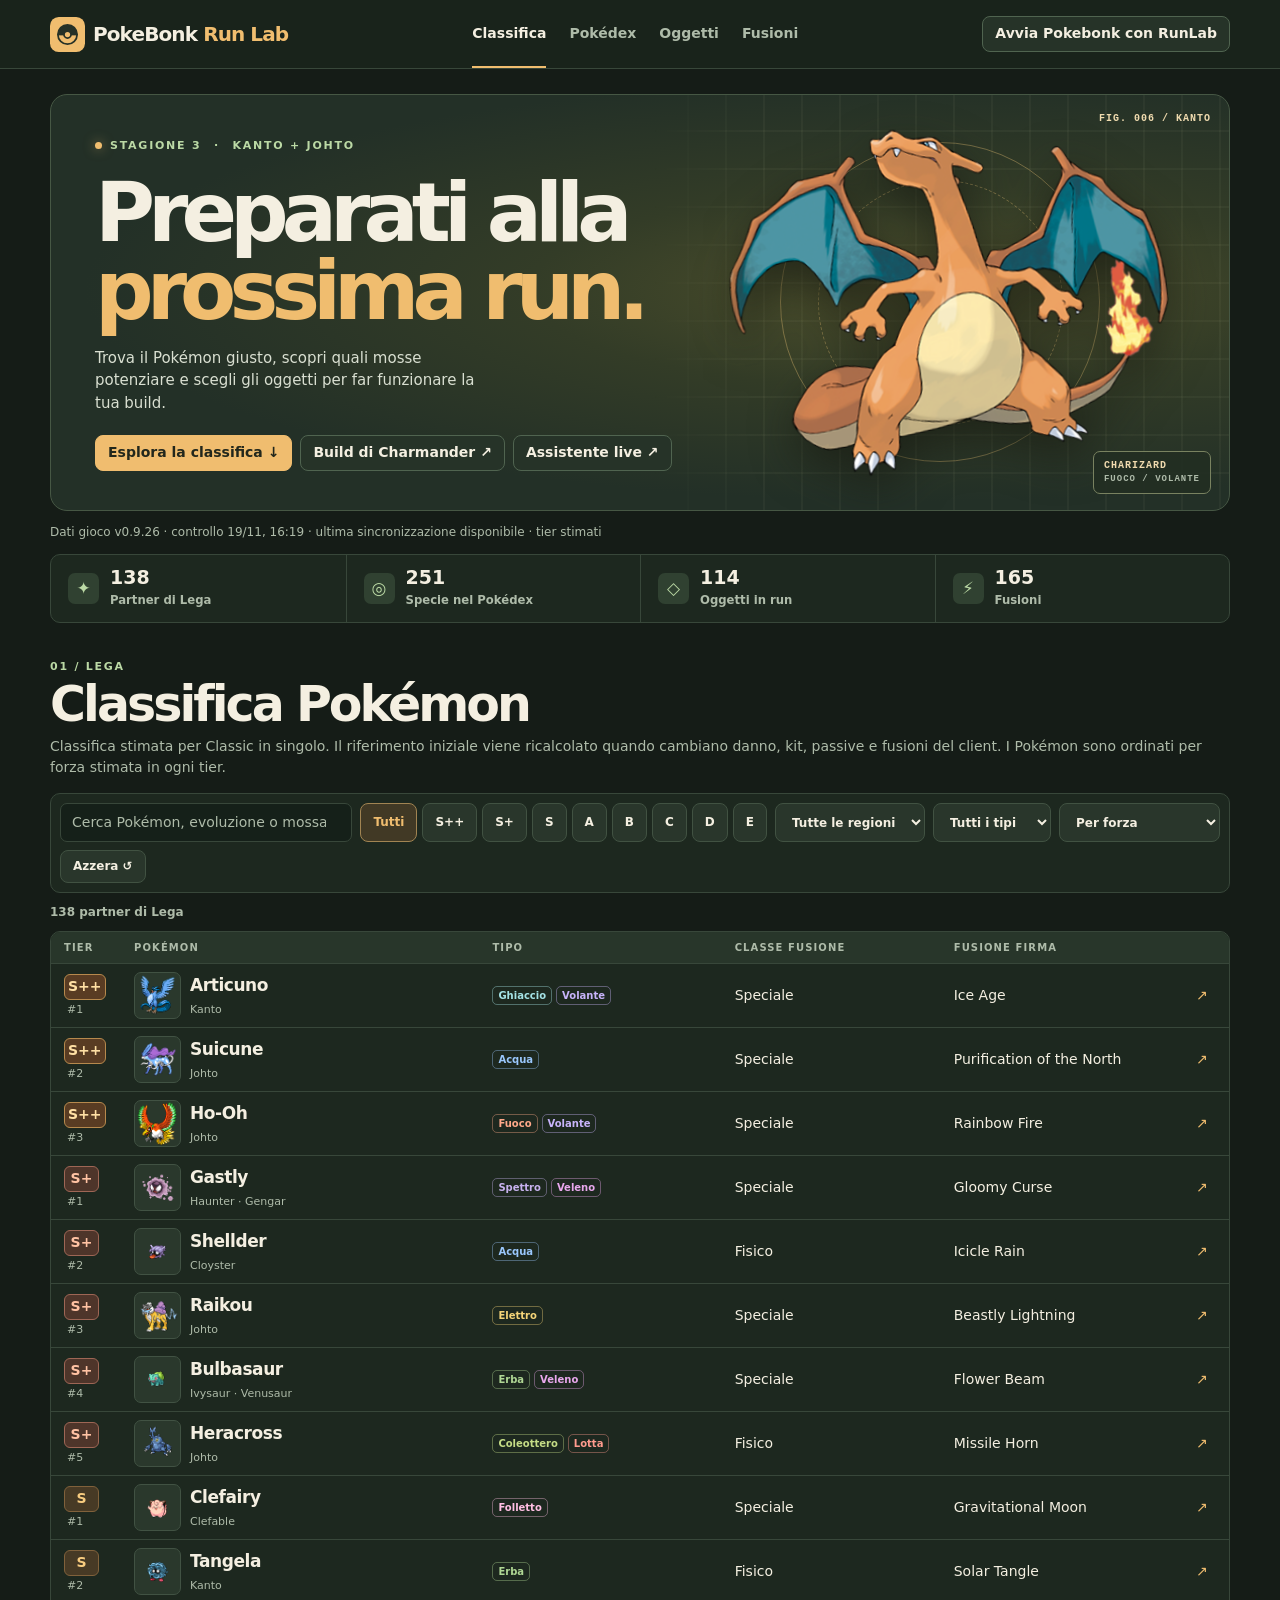
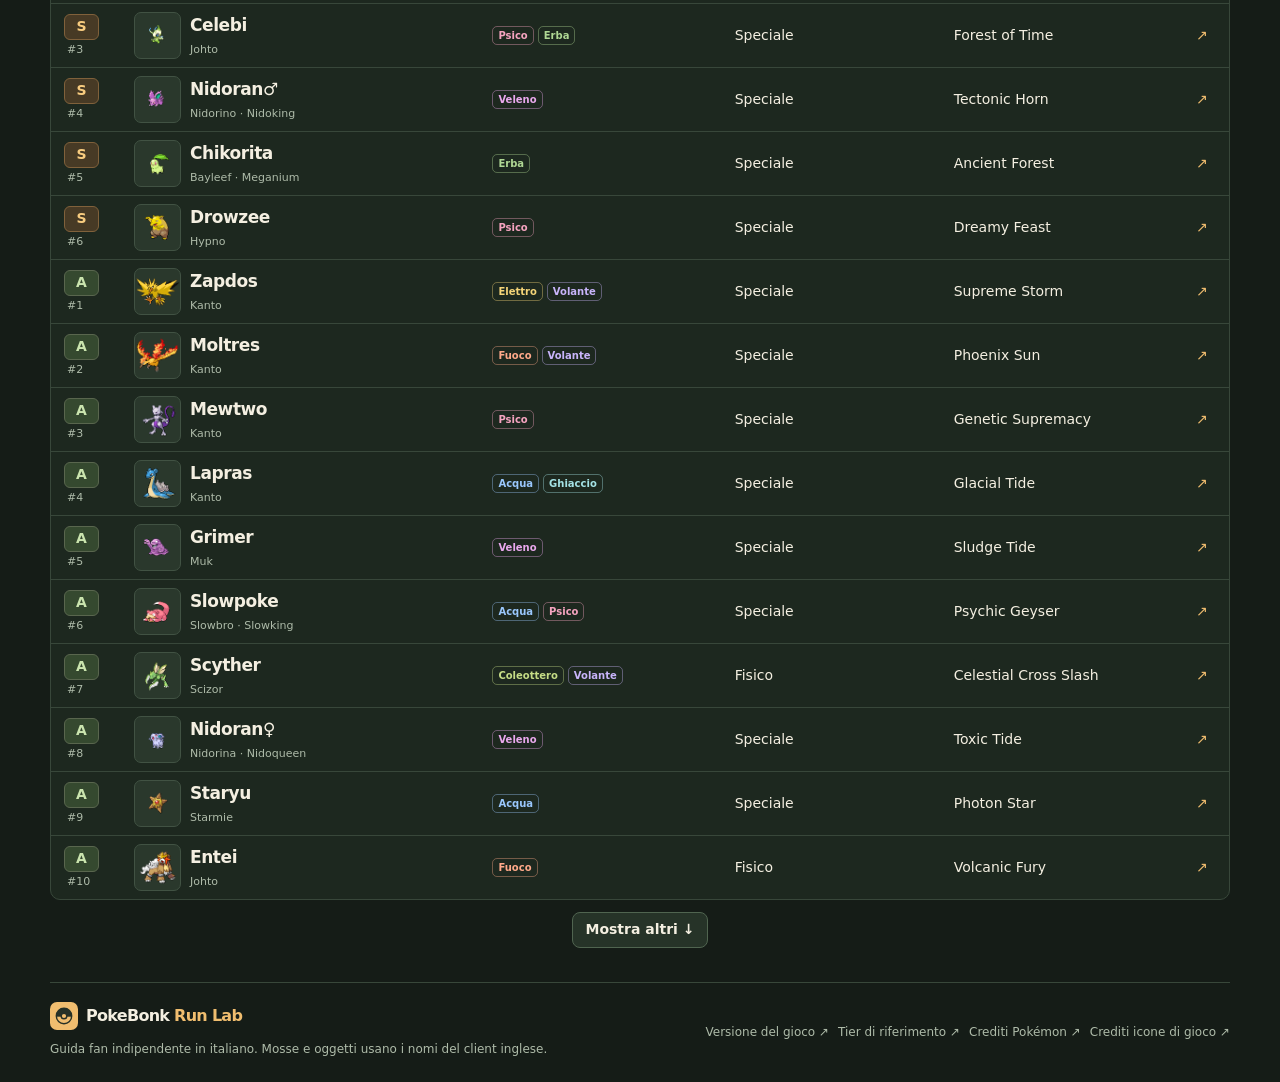
<file: index.html>
<!doctype html>
<html lang="it"><head><meta charset="utf-8"><meta name="viewport" content="width=device-width,initial-scale=1"><meta name="theme-color" content="#161d17"><meta name="description" content="Classifica, Pokédex, build, oggetti e fusioni per la prossima run di PokeBonk."><title>PokeBonk Run Lab</title><link rel="icon" href="mark.svg"><link rel="stylesheet" href="style.css?v=1.6.0"><script defer src="data.js"></script><script defer src="live.js?v=1.6.0"></script><script defer src="build.js?v=1.6.0"></script><script defer src="app.js?v=1.6.0"></script></head>
<body>
<a class="skip" href="#content">Vai al contenuto</a>
<header class="top"><div class="wrap bar"><a class="brand" href="#classifica"><img src="mark.svg" width="35" height="35" alt=""><span>PokeBonk <b>Run Lab</b></span></a><nav aria-label="Navigazione"><a href="#classifica">Classifica</a><a href="#pokedex">Pokédex</a><a href="#oggetti">Oggetti</a><a href="#fusioni">Fusioni</a></nav><a class="play pbrl-launch-game" href="https://pokebonk.com/?lang=en" target="_blank" rel="noopener">Avvia Pokebonk con RunLab</a><a class="play pbrl-launch-setup" href="assistente/#installazione">Avvia Pokebonk con RunLab</a></div></header>
<main class="wrap" id="content">
<section class="hero" id="hero"><div class="hero-copy"><div class="eyebrow signal">STAGIONE 3 <span>·</span> KANTO + JOHTO</div><h1>Preparati alla<br><em>prossima run.</em></h1><p>Trova il Pokémon giusto, scopri quali mosse potenziare e scegli gli oggetti per far funzionare la tua build.</p><div class="buttons"><a class="primary" id="explore" href="#catalogo">Esplora la classifica ↓</a><a class="secondary" href="#pokemon/charmander">Build di Charmander ↗</a><a class="secondary" href="assistente/">Assistente live ↗</a></div></div><div class="hero-art" aria-hidden="true"><i></i><i></i><span class="figure">FIG. 006 / KANTO</span><img src="art/hero.png" width="480" height="480" alt="" fetchpriority="high"><span class="caption">CHARIZARD <small>FUOCO / VOLANTE</small></span></div></section>
<p id="data-status" class="data-status" role="status" aria-live="polite">Controllo aggiornamenti…</p>
<div id="facts" class="facts"></div>
<section id="catalogo" class="catalog"><div class="eyebrow" id="kicker"></div><h2 id="title"></h2><p id="summary"></p><div class="controls" id="controls"></div><div id="count" class="count" aria-live="polite"></div><div id="results"></div><div id="more"></div></section>
<footer><div><a class="brand" href="#classifica"><img src="mark.svg" width="28" height="28" alt=""><span>PokeBonk <b>Run Lab</b></span></a><p>Guida fan indipendente in italiano. Mosse e oggetti usano i nomi del client inglese.</p></div><div><a href="https://pokebonk.com/version.json">Versione del gioco ↗</a><a href="https://pokebonk.co/tier-list">Tier di riferimento ↗</a><a href="https://github.com/PokeAPI/sprites">Crediti Pokémon ↗</a><a href="https://pokebonk.com/legal">Crediti icone di gioco ↗</a></div></footer>
</main><dialog id="detail" aria-labelledby="detail-title"></dialog><noscript><p class="wrap">Attiva JavaScript per aprire le schede e usare i filtri.</p></noscript></body></html>
</file>
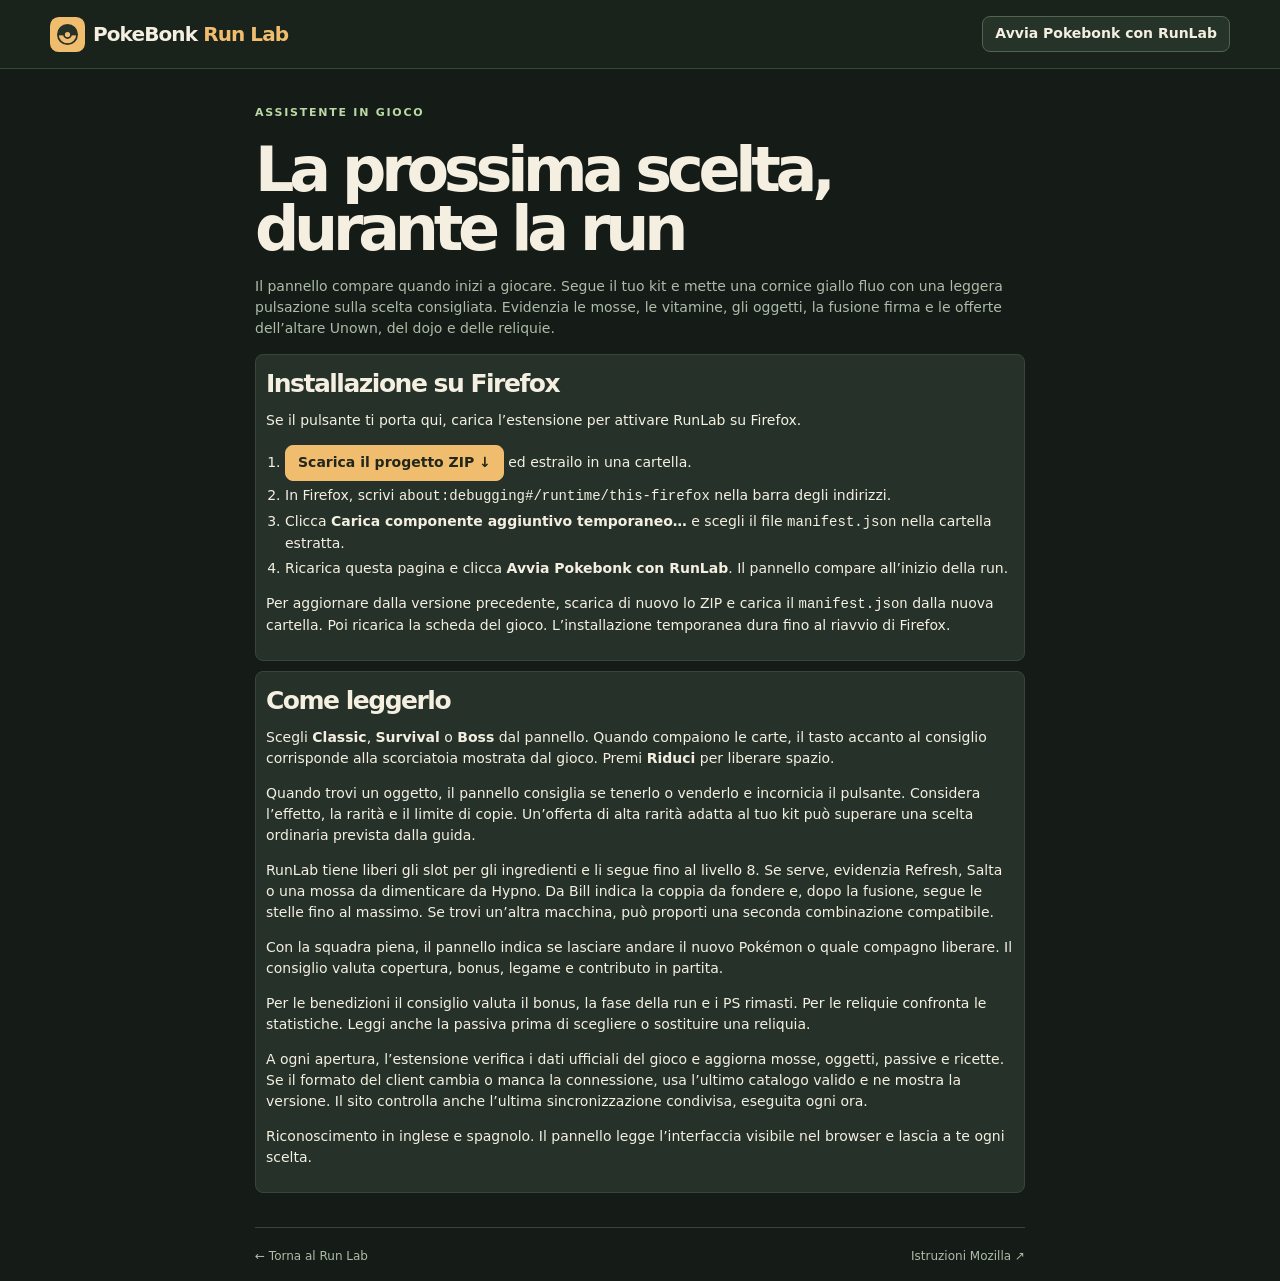
<file: assistente/index.html>
<!doctype html>
<html lang="it">
<head>
<meta charset="utf-8">
<meta name="viewport" content="width=device-width, initial-scale=1">
<meta name="theme-color" content="#161d17">
<title>Assistente live · PokeBonk Run Lab</title>
<link rel="icon" href="../mark.svg">
<link rel="stylesheet" href="../style.css?v=1.6.0">
</head>
<body>
<header class="top"><div class="wrap bar"><a class="brand" href="../"><img src="../mark.svg" width="35" height="35" alt=""><span>PokeBonk <b>Run Lab</b></span></a><a class="play pbrl-launch-game" href="https://pokebonk.com/?lang=en" target="_blank" rel="noopener">Avvia Pokebonk con RunLab</a><a class="play pbrl-launch-setup" href="#installazione">Avvia Pokebonk con RunLab</a></div></header>
<main class="wrap catalog" style="max-width:770px">
  <div class="eyebrow">ASSISTENTE IN GIOCO</div>
  <h1 style="font-size:clamp(38px,7vw,62px)">La prossima scelta, durante la run</h1>
  <p>Il pannello compare quando inizi a giocare. Segue il tuo kit e mette una cornice giallo fluo con una leggera pulsazione sulla scelta consigliata. Evidenzia le mosse, le vitamine, gli oggetti, la fusione firma e le offerte dell’altare Unown, del dojo e delle reliquie.</p>
  <section class="box" id="installazione">
    <h2 style="font-size:25px">Installazione su Firefox</h2>
    <p>Se il pulsante ti porta qui, carica l’estensione per attivare RunLab su Firefox.</p>
    <ol>
      <li><a class="primary" href="https://github.com/Killumy/pokebonk-run-lab/archive/refs/heads/main.zip">Scarica il progetto ZIP ↓</a> ed estrailo in una cartella.</li>
      <li>In Firefox, scrivi <code>about:debugging#/runtime/this-firefox</code> nella barra degli indirizzi.</li>
      <li>Clicca <strong>Carica componente aggiuntivo temporaneo…</strong> e scegli il file <code>manifest.json</code> nella cartella estratta.</li>
      <li>Ricarica questa pagina e clicca <strong>Avvia Pokebonk con RunLab</strong>. Il pannello compare all’inizio della run.</li>
    </ol>
    <p>Per aggiornare dalla versione precedente, scarica di nuovo lo ZIP e carica il <code>manifest.json</code> dalla nuova cartella. Poi ricarica la scheda del gioco. L’installazione temporanea dura fino al riavvio di Firefox.</p>
  </section>
  <section class="box" style="margin-top:10px">
    <h2 style="font-size:25px">Come leggerlo</h2>
    <p>Scegli <strong>Classic</strong>, <strong>Survival</strong> o <strong>Boss</strong> dal pannello. Quando compaiono le carte, il tasto accanto al consiglio corrisponde alla scorciatoia mostrata dal gioco. Premi <strong>Riduci</strong> per liberare spazio.</p>
    <p>Quando trovi un oggetto, il pannello consiglia se tenerlo o venderlo e incornicia il pulsante. Considera l’effetto, la rarità e il limite di copie. Un’offerta di alta rarità adatta al tuo kit può superare una scelta ordinaria prevista dalla guida.</p>
    <p>RunLab tiene liberi gli slot per gli ingredienti e li segue fino al livello 8. Se serve, evidenzia Refresh, Salta o una mossa da dimenticare da Hypno. Da Bill indica la coppia da fondere e, dopo la fusione, segue le stelle fino al massimo. Se trovi un’altra macchina, può proporti una seconda combinazione compatibile.</p>
    <p>Con la squadra piena, il pannello indica se lasciare andare il nuovo Pokémon o quale compagno liberare. Il consiglio valuta copertura, bonus, legame e contributo in partita.</p>
    <p>Per le benedizioni il consiglio valuta il bonus, la fase della run e i PS rimasti. Per le reliquie confronta le statistiche. Leggi anche la passiva prima di scegliere o sostituire una reliquia.</p>
    <p>A ogni apertura, l’estensione verifica i dati ufficiali del gioco e aggiorna mosse, oggetti, passive e ricette. Se il formato del client cambia o manca la connessione, usa l’ultimo catalogo valido e ne mostra la versione. Il sito controlla anche l’ultima sincronizzazione condivisa, eseguita ogni ora.</p>
    <p>Riconoscimento in inglese e spagnolo. Il pannello legge l’interfaccia visibile nel browser e lascia a te ogni scelta.</p>
  </section>
  <footer><a href="../">← Torna al Run Lab</a><a href="https://extensionworkshop.com/documentation/develop/temporary-installation-in-firefox/">Istruzioni Mozilla ↗</a></footer>
</main>
</body>
</html>
</file>
<file: style.css>
:root{color-scheme:dark;--bg:#151c17;--panel:#1d281f;--edge:#38473a;--text:#f4efe1;--muted:#aebba9;--gold:#f0bd6f;--green:#bbd9a5}*{box-sizing:border-box}html{scroll-behavior:smooth}body{margin:0;background:var(--bg);color:var(--text);font:14px/1.5 system-ui,sans-serif}a{color:inherit;text-decoration:none}button,input,select{font:inherit}button,select{cursor:pointer}img{display:block;max-width:100%}[hidden]{display:none!important}:focus-visible{outline:2px solid var(--gold);outline-offset:3px}.wrap{width:min(1180px,calc(100% - 70px));margin:auto}.skip{position:fixed;z-index:4;top:5px;left:10px;transform:translateY(-150%);background:var(--gold);color:#20261d;padding:8px}.skip:focus{transform:none}
.top{border-bottom:1px solid var(--edge);background:#19231b}.bar{min-height:68px;display:flex;align-items:center;justify-content:space-between;gap:16px}.brand{display:inline-flex;align-items:center;gap:8px;font-weight:800;font-size:20px;letter-spacing:-.045em;white-space:nowrap}.brand b{color:var(--gold)}nav{display:flex;align-self:stretch;gap:23px}nav a{display:flex;align-items:center;font-weight:700;color:var(--muted);border-bottom:2px solid transparent;padding:8px 0}nav a[aria-current],nav a:hover{color:var(--text);border-color:var(--gold)}.play,.secondary,.primary,.pill,.filters,button.more{display:inline-flex;align-items:center;justify-content:center;gap:7px;padding:8px 12px;border:1px solid #506450;border-radius:8px;background:#263328;color:var(--text);font-weight:700;line-height:1.25}.play{white-space:nowrap}.primary{background:var(--gold);border-color:var(--gold);color:#22271c}.primary:hover{background:#ffd48f}.secondary:hover,.play:hover,button.more:hover{background:#374a37}
.hero{margin-top:25px;display:grid;grid-template-columns:1.06fr .94fr;min-height:390px;position:relative;isolation:isolate;border:1px solid #465744;border-radius:17px;overflow:hidden;background:radial-gradient(ellipse at 74% 47%,#4e502c 0%,#333c27 32%,#233027 68%)}.hero-copy{padding:44px 0 39px 44px;position:relative;z-index:1}.eyebrow{font:800 11px/1.3 system-ui,sans-serif;letter-spacing:.16em;color:var(--green)}.eyebrow span{margin:0 7px}.signal::before{content:"";width:7px;height:7px;display:inline-block;background:var(--gold);border-radius:50%;margin-right:8px;box-shadow:0 0 12px #f0bd6f90}h1{font-size:clamp(48px,6.4vw,86px);line-height:.95;letter-spacing:-.085em;margin:21px 0 17px}h1 em{font-style:normal;color:var(--gold)}.hero p{color:#d9dfd1;font-size:15px;max-width:390px;margin:0 0 21px}.buttons{display:flex;gap:8px;flex-wrap:wrap}.hero-art{position:relative;display:grid;place-items:center;margin-left:-24px;isolation:isolate;background:repeating-linear-gradient(0deg,transparent 0 36px,#d4d7a518 37px,transparent 38px),repeating-linear-gradient(90deg,transparent 0 36px,#d4d7a518 37px,transparent 38px);mask-image:linear-gradient(90deg,transparent,black 18%)}.hero-art img{position:absolute;width:min(100%,480px);height:auto;transform:rotate(-6deg) translate(2%,-1%);filter:drop-shadow(0 17px 22px #171b12ae);z-index:1}.hero-art i{position:absolute;width:min(68%,320px);aspect-ratio:1;border:1px solid #e4be7265;border-radius:50%}.hero-art i:nth-child(2){width:min(52%,245px);border-style:dashed}.figure,.caption{position:absolute;right:18px;font:700 10px/1.4 ui-monospace,monospace;letter-spacing:.1em;z-index:2;color:#f0dbaf}.figure{top:17px}.caption{bottom:16px;padding:7px 10px;background:#232e23e0;border:1px solid #798260;border-radius:7px}.caption small{display:block;font-size:9px;color:var(--muted)}
.facts{margin-top:12px;display:grid;grid-template-columns:repeat(4,1fr);background:var(--panel);border:1px solid var(--edge);border-radius:10px;overflow:hidden}.fact{padding:12px 17px;display:flex;align-items:center;gap:11px}.fact+.fact{border-left:1px solid var(--edge)}.fact-icon{display:grid;place-items:center;width:31px;height:31px;border-radius:7px;background:#304131;color:var(--green);font-size:17px}.fact b{display:block;font-size:19px;line-height:1.15}.fact small{color:var(--muted);font-weight:650}
.catalog{padding-top:37px;scroll-margin-top:8px}h2{font-size:clamp(32px,4.2vw,49px);line-height:1;letter-spacing:-.06em;margin:6px 0 7px}.catalog>p{margin:0 0 15px;color:var(--muted)}.catalog>p a,.detail-body a{color:var(--gold);text-decoration:underline;text-underline-offset:3px}.controls{display:flex;flex-wrap:wrap;gap:8px;padding:9px;background:var(--panel);border:1px solid var(--edge);border-radius:10px}.controls input{flex:1 1 225px;min-width:0;padding:8px 11px;border:1px solid var(--edge);border-radius:7px;background:#152019;color:var(--text)}.controls input::placeholder{color:var(--muted)}.pill,.filters{background:#29362b;border-color:#415242;font-size:12px}.pill[aria-pressed=true],.pill:hover{background:#413925;border-color:#a18452;color:var(--gold)}.count{color:var(--muted);font-size:12px;font-weight:700;padding:10px 0}.board{border:1px solid var(--edge);border-radius:10px;overflow:hidden;background:var(--panel)}.row{display:grid;grid-template-columns:60px minmax(160px,1.5fr) minmax(120px,1fr) minmax(110px,.9fr) minmax(140px,1fr) 20px;align-items:center;gap:10px;padding:8px 13px;color:var(--text)}.row-head{background:#28362a;color:var(--muted);font-size:10px;font-weight:800;letter-spacing:.11em}.board button{width:100%;border:0;border-top:1px solid var(--edge);background:none;text-align:left}.board button:hover,.tile button:hover,.tile:has(>button):hover{background:#2b3a2d}.board button:focus-visible{outline-offset:-3px}.grade{display:inline-grid;place-items:center;min-width:28px;height:26px;border:1px solid #59664e;border-radius:6px;color:#cae4ae;background:#35492f;font-weight:800}.grade[data-tier="S++"]{background:#593c23;color:#ffe0a4;border-color:#b6894d}
.grade[data-tier="S+"]{background:#4e352a;color:#ffc2a3;border-color:#9e6655}
.grade[data-tier="S"]{background:#473a25;color:#f8cc7f;border-color:#80613b}
.grade[data-tier="B"]{background:#293e49;color:#afdbed;border-color:#4d6e7c}
.grade[data-tier="C"]{background:#403650;color:#dfccfa;border-color:#705e8a}
.grade[data-tier="D"]{background:#442f40;color:#f1c3e5;border-color:#79546e}
.grade[data-tier="E"]{background:#323c36;color:#c4cec4;border-color:#66736a}
.tier-filters{display:flex;flex-wrap:wrap;gap:5px}.tier-filters .pill{min-width:34px}
.rank-cell{display:grid;grid-template-columns:auto;justify-items:start;gap:2px}
.rank-cell .grade{min-width:35px;padding-inline:3px}
.rank-number{font-size:11px;color:var(--muted);font-variant-numeric:tabular-nums;padding-left:3px}
.detail-body .rank-note{font-weight:650;color:var(--gold)}.pokemon{display:flex;align-items:center;gap:9px}.sprite{width:47px;height:47px;object-fit:contain;flex:none;border:1px solid #415243;border-radius:7px;background:#2a382c}.pokemon strong{display:block;font-size:17px;letter-spacing:-.025em}.dim{color:var(--muted);font-size:11px}.types{display:inline-flex;flex-wrap:wrap;gap:4px}.type{padding:1px 5px;border:1px solid color-mix(in srgb,var(--tone),transparent 61%);border-radius:5px;color:var(--tone);font-weight:750;font-size:10px;white-space:nowrap}.arrow{color:var(--gold)}.tile-grid{display:grid;grid-template-columns:repeat(4,minmax(0,1fr));gap:8px}.tile{min-width:0;padding:11px;border:1px solid var(--edge);border-radius:9px;background:var(--panel);color:var(--text);text-align:left}.tile h3{margin:4px 0 6px;font-size:17px}.tile p{margin:4px 0 0;color:#d3ddce;font-size:13px}.tile button{background:none;border:1px solid var(--edge);border-radius:6px;padding:4px 7px;margin-top:7px;color:var(--gold)}.tile-top{display:flex;justify-content:space-between}.empty{padding:27px 13px;border:1px dashed var(--edge);border-radius:8px;color:var(--muted);text-align:center}#more{text-align:center;margin-top:12px}footer{display:flex;justify-content:space-between;align-items:center;gap:12px;margin-top:34px;padding:19px 0;border-top:1px solid var(--edge);color:var(--muted);font-size:12px}footer .brand{color:var(--text);font-size:16px}footer p{margin:5px 0}footer a+a{margin-left:9px}
dialog{padding:0;width:min(770px,calc(100% - 26px));max-width:none;max-height:calc(100% - 26px);background:#1e2a21;color:var(--text);border:1px solid #506750;border-radius:14px;overscroll-behavior:contain;box-shadow:0 22px 75px #000a}dialog::backdrop{background:#0c130fdb;backdrop-filter:blur(3px)}body:has(dialog[open]){overflow:hidden}.detail-head{padding:17px 43px 16px 19px;display:flex;align-items:center;gap:13px;background:radial-gradient(ellipse at 90% 5%,#505735,#293a2b 69%);border-bottom:1px solid var(--edge);position:relative}.detail-head img{width:81px;height:81px}.detail-head h2 .grade{margin-left:8px;font-size:13px;vertical-align:middle}.close{position:absolute;right:9px;top:9px;border:1px solid #5c705b;color:var(--text);background:#29382b;border-radius:6px;font-size:21px;width:33px;height:33px;line-height:1}.detail-body{padding:13px 18px 20px}.detail-body p{margin:5px 0 9px;color:#d5ded0}.mode{display:flex;align-items:center;gap:6px;flex-wrap:wrap;margin:12px 0}.detail-grid{display:grid;grid-template-columns:1fr 1fr;gap:8px;margin:10px 0}.box{background:#263229;border:1px solid var(--edge);border-radius:8px;padding:10px;min-width:0}.box h3{margin:0 0 5px;font-size:17px}.box ol,.box ul{margin:0;padding-left:19px}.box li+li{margin-top:4px}.box small{display:block;color:var(--muted)}.strategy{border-left:2px solid var(--gold);padding-left:9px}.detail-foot{display:flex;flex-wrap:wrap;gap:7px;align-items:center}.status{font-weight:750;color:var(--green)}.stats{display:grid;grid-template-columns:repeat(2,1fr);gap:5px}.stats span{border:1px solid var(--edge);border-radius:5px;padding:5px}
@media(max-width:910px){.wrap{width:calc(100% - 36px)}.hero{min-height:345px}.hero-copy{padding:34px 0 33px 30px}.row{grid-template-columns:43px minmax(130px,1.45fr) minmax(90px,1fr) minmax(75px,.8fr) minmax(100px,1fr) 13px;gap:6px}.tile-grid{grid-template-columns:repeat(3,1fr)}}
@media(max-width:660px){.wrap{width:calc(100% - 24px)}.bar{display:grid;grid-template-columns:1fr auto;gap:0 7px;padding-top:8px}.brand{font-size:17px}.brand img{width:29px;height:29px}.play{grid-row:1;grid-column:2;font-size:11px;padding:6px 8px}nav{grid-column:1/-1;justify-content:space-between;gap:6px}nav a{font-size:12px}.hero{grid-template-columns:1fr;margin-top:13px}.hero-copy{padding:21px 14px 7px}.hero p{font-size:13px;margin-bottom:12px}h1{font-size:clamp(43px,10.7vw,61px);margin:14px 0}.hero-art{height:196px;margin:0;mask-image:linear-gradient(180deg,transparent,black 15%)}.hero-art img{width:min(280px,78%)}.hero-art i{width:175px}.hero-art i:nth-child(2){width:139px}.figure,.caption{right:8px}.figure{top:14px}.caption{bottom:7px}.facts{grid-template-columns:1fr 1fr}.fact{padding:7px;gap:6px}.fact b{font-size:16px}.fact small{font-size:10px}.fact-icon{width:25px;height:25px}.fact:nth-child(3){border-left:0}.fact:nth-child(n+3){border-top:1px solid var(--edge)}.catalog{padding-top:24px}.controls input{flex-basis:100%}.row{grid-template-columns:35px minmax(105px,1.45fr) minmax(68px,1fr) 11px;padding:7px;gap:5px}.role,.fusion{display:none}.row-head{font-size:9px}.pokemon{gap:5px}.pokemon strong{font-size:14px}.sprite{width:35px;height:35px}.grade{min-width:23px;height:23px}.tile-grid{grid-template-columns:repeat(2,minmax(0,1fr))}.detail-grid{grid-template-columns:1fr}.detail-body{padding:9px 11px}.detail-head{padding:11px 36px 11px 10px}.detail-head img{width:60px;height:60px}footer{flex-direction:column;align-items:flex-start}.primary,.secondary{font-size:12px;padding:7px 8px}}
@media(prefers-reduced-motion:reduce){html{scroll-behavior:auto}}

/* Illustrated entries and step-by-step run guide. */
.dex-portrait{width:86px;height:76px;object-fit:contain;margin-bottom:5px;filter:drop-shadow(0 4px 6px #0a130d99)}
.entry-icon{width:32px;height:32px;object-fit:contain;flex:none}
.tile-title,.fusion-art,.pair-art{display:flex;align-items:center;gap:8px}
.tile-title>div{min-width:0}
.tile-title h3{margin:1px 0 0;line-height:1.25;overflow-wrap:anywhere}
.fusion-art{min-height:51px;margin-bottom:7px}
.fusion-portrait{width:50px;height:50px;object-fit:contain}
.pair-art .entry-icon{width:25px;height:25px}
.detail-head .detail-portrait{width:110px;height:110px;object-fit:contain;flex:none;filter:drop-shadow(0 9px 11px #111c13b0)}
.lineage-section{margin:16px 0 11px}
.lineage{display:flex;gap:7px;flex-wrap:wrap;margin-top:6px}
.lineage .lineage-card{display:grid;place-items:center;min-width:70px;max-width:100%;padding:5px 7px;border:1px solid var(--edge);border-radius:7px;background:#253229;color:var(--text);font-weight:700;font-size:12px;text-decoration:none}
.lineage .lineage-card.current{border-color:#a28453;color:var(--gold)}
.lineage a:hover{border-color:#a28453}
.lineage-art{width:50px;height:50px;object-fit:contain}
.run-timeline{margin:15px 0}
.run-title{font-size:22px;letter-spacing:-.025em;margin:0 0 8px}
.phase-nav{display:grid;grid-template-columns:repeat(4,minmax(0,1fr));gap:6px;margin-bottom:9px}
.phase-nav .pill{min-height:36px;justify-content:flex-start;padding-inline:8px;text-align:left}
.phase-nav b{font-variant-numeric:tabular-nums;color:var(--gold)}
.steps{list-style:none;padding:0;margin:0;display:grid;gap:9px}
.run-step{background:#233027;border:1px solid var(--edge);border-radius:10px;padding:12px;scroll-margin:10px}
.run-step:focus{outline:2px solid var(--gold);outline-offset:-2px}
.step-head{display:flex;align-items:center;gap:10px}
.step-head>div{flex:1;min-width:0}
.step-num{display:grid;place-items:center;width:37px;height:37px;flex:none;border-radius:8px;background:#3d3726;border:1px solid #796440;color:var(--gold);font-size:17px;font-weight:800;font-variant-numeric:tabular-nums}
.step-head h3{font-size:18px;line-height:1.1;margin:0;letter-spacing:-.02em}
.step-head p{font-size:11px;color:var(--muted);margin:3px 0 0}
.step-actions{padding:0 0 0 20px;margin:10px 0;color:#d5ded0}
.step-actions li+li{margin-top:4px}
.step-choices{display:grid;grid-template-columns:repeat(3,minmax(0,1fr));gap:5px}
.guide-chip{display:flex;align-items:center;gap:7px;min-width:0;padding:6px 7px;background:#1c281f;border:1px solid #3b4a3c;border-radius:7px}
.guide-chip strong,.guide-chip small{display:block;line-height:1.3;overflow-wrap:anywhere}
.guide-chip strong{font-size:12px}
.guide-chip small{color:var(--muted);font-size:10px;margin-top:2px}
.guide-chip .entry-icon{width:26px;height:26px}
.step-gear{border-top:1px solid var(--edge);margin-top:9px;padding-top:7px}
.step-gear .step-choices{margin-top:4px}
.build-reference{background:#222d24;border:1px solid var(--edge);border-radius:8px;padding:0 9px}
.build-reference summary{cursor:pointer;padding:9px 2px;font-weight:750}
.build-reference .detail-grid{margin-top:0}
.box .reference-list{list-style:none;padding-left:0}
.reference-entry{display:flex;align-items:flex-start;gap:8px;padding:3px 0}
.reference-entry .entry-icon{width:27px;height:27px}
@media(max-width:660px){
  .detail-head .detail-portrait{width:72px;height:72px}
  .phase-nav,.step-choices{grid-template-columns:repeat(2,minmax(0,1fr))}
  .run-step{padding:9px}
  .dex-portrait{width:70px;height:64px}
}

.pbrl-launch-game, [data-pbrl-ready] .pbrl-launch-setup { display: none; }
[data-pbrl-ready] .pbrl-launch-game { display: inline-block; }

.data-status{color:var(--muted);font-size:12px;line-height:1.6;margin:12px 0 6px}.data-status a{color:var(--gold)}
</file>
